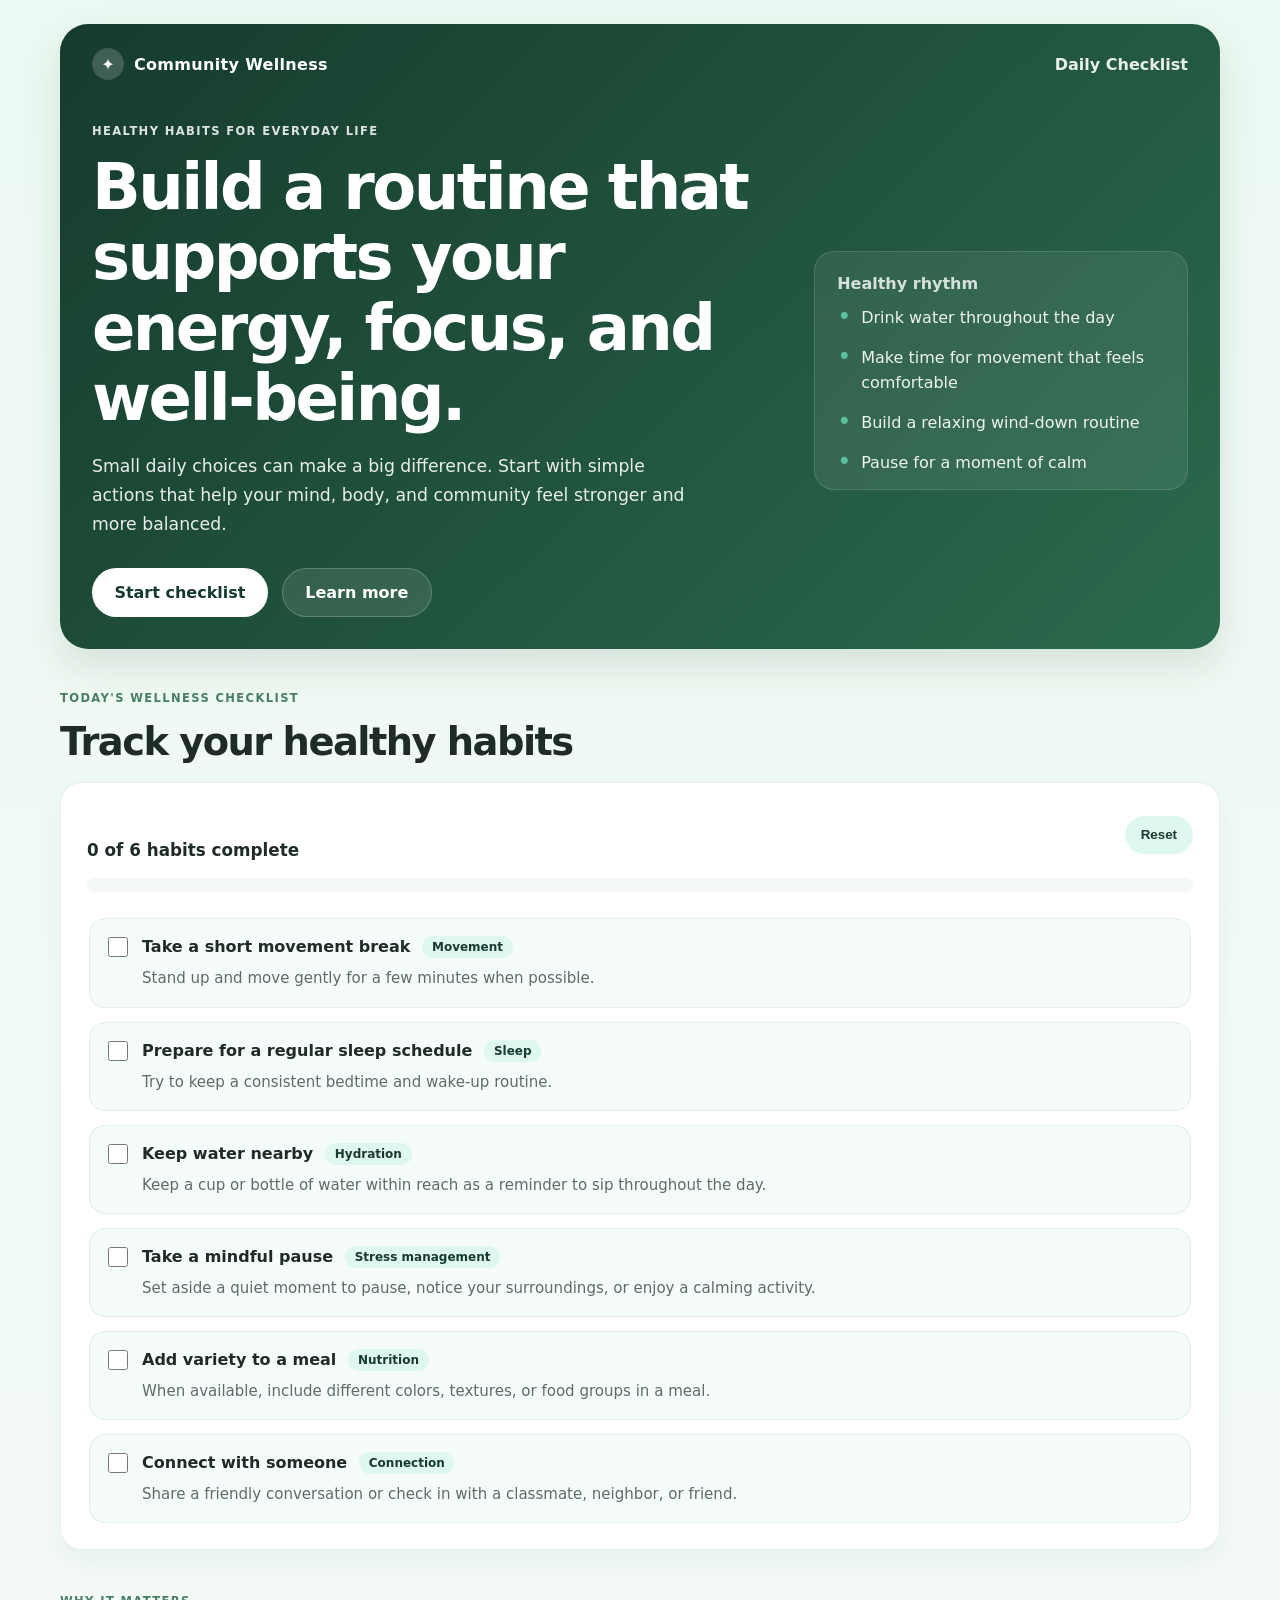
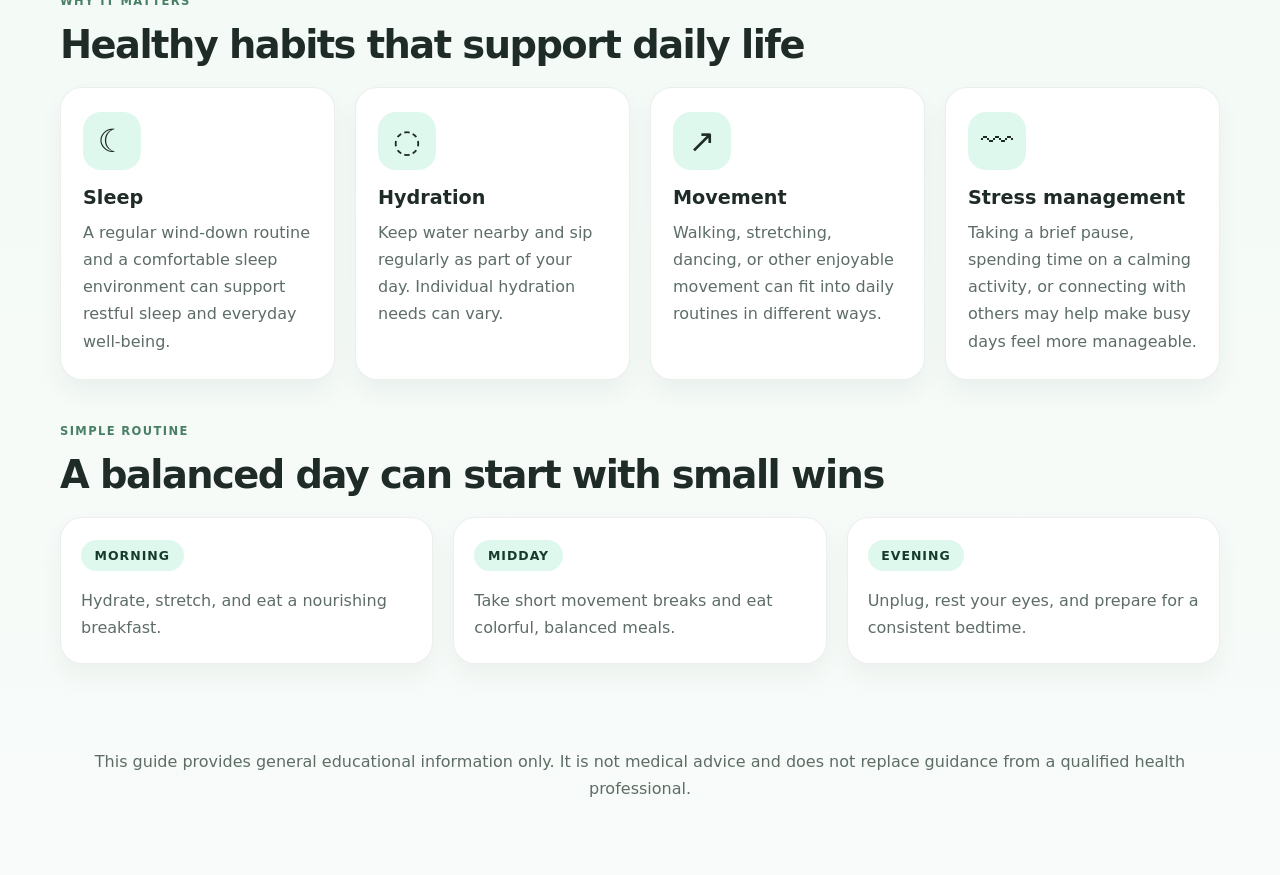
<file: Community Wellness/index.html>
<!DOCTYPE html>
<html lang="en">
  <head>
    <meta charset="UTF-8" />
    <meta name="viewport" content="width=device-width, initial-scale=1.0" />
    <meta name="description" content="A simple daily wellness checklist and educational guide to healthy habits." />
    <title>Community Wellness Habits Guide</title>
    <link rel="stylesheet" href="style.css" />
  </head>
  <body>
    <div class="page-shell">
      <header class="hero">
        <nav class="topbar">
          <div class="brand">
            <span class="brand-mark" aria-hidden="true">✦</span>
            Community Wellness
          </div>
          <a href="#checklist" class="nav-link">Daily Checklist</a>
        </nav>

        <div class="hero-content">
          <div class="hero-copy">
            <p class="eyebrow">Healthy habits for everyday life</p>
            <h1>Build a routine that supports your energy, focus, and well-being.</h1>
            <p class="lead">
              Small daily choices can make a big difference. Start with simple actions that help your mind,
              body, and community feel stronger and more balanced.
            </p>
            <div class="hero-actions">
              <a href="#checklist" class="primary-btn">Start checklist</a>
              <a href="#tips" class="secondary-btn">Learn more</a>
            </div>
          </div>

          <div class="hero-panel">
            <p class="panel-label">Healthy rhythm</p>
            <ul>
              <li>Drink water throughout the day</li>
              <li>Make time for movement that feels comfortable</li>
              <li>Build a relaxing wind-down routine</li>
              <li>Pause for a moment of calm</li>
            </ul>
          </div>
        </div>
      </header>

      <main>
        <section id="checklist" class="checklist-section">
          <div class="section-heading">
            <p class="eyebrow dark">Today's wellness checklist</p>
            <h2>Track your healthy habits</h2>
          </div>

          <div class="checklist-card">
            <div class="progress-header">
              <div>
                <p class="panel-label">Progress</p>
                <p id="progress-text" class="progress-text" aria-live="polite">0 of 6 habits complete</p>
              </div>
              <button id="reset-button" class="reset-btn" type="button">Reset</button>
            </div>

            <div
              id="progress-track"
              class="progress-track"
              role="progressbar"
              aria-label="Daily wellness habits completed"
              aria-valuemin="0"
              aria-valuemax="6"
              aria-valuenow="0"
            >
              <div id="progress-fill" class="progress-fill"></div>
            </div>

            <fieldset class="habit-list">
              <legend class="visually-hidden">Today's healthy habits</legend>
              <label class="habit-item">
                <input type="checkbox" />
                <span class="habit-content">
                  <span class="habit-heading">
                    <span class="habit-name">Take a short movement break</span>
                    <span class="habit-category">Movement</span>
                  </span>
                  <span class="habit-description">Stand up and move gently for a few minutes when possible.</span>
                </span>
              </label>
              <label class="habit-item">
                <input type="checkbox" />
                <span class="habit-content">
                  <span class="habit-heading">
                    <span class="habit-name">Prepare for a regular sleep schedule</span>
                    <span class="habit-category">Sleep</span>
                  </span>
                  <span class="habit-description">Try to keep a consistent bedtime and wake-up routine.</span>
                </span>
              </label>
              <label class="habit-item">
                <input type="checkbox" />
                <span class="habit-content">
                  <span class="habit-heading">
                    <span class="habit-name">Keep water nearby</span>
                    <span class="habit-category">Hydration</span>
                  </span>
                  <span class="habit-description">Keep a cup or bottle of water within reach as a reminder to sip throughout the day.</span>
                </span>
              </label>
              <label class="habit-item">
                <input type="checkbox" />
                <span class="habit-content">
                  <span class="habit-heading">
                    <span class="habit-name">Take a mindful pause</span>
                    <span class="habit-category">Stress management</span>
                  </span>
                  <span class="habit-description">Set aside a quiet moment to pause, notice your surroundings, or enjoy a calming activity.</span>
                </span>
              </label>
              <label class="habit-item">
                <input type="checkbox" />
                <span class="habit-content">
                  <span class="habit-heading">
                    <span class="habit-name">Add variety to a meal</span>
                    <span class="habit-category">Nutrition</span>
                  </span>
                  <span class="habit-description">When available, include different colors, textures, or food groups in a meal.</span>
                </span>
              </label>
              <label class="habit-item">
                <input type="checkbox" />
                <span class="habit-content">
                  <span class="habit-heading">
                    <span class="habit-name">Connect with someone</span>
                    <span class="habit-category">Connection</span>
                  </span>
                  <span class="habit-description">Share a friendly conversation or check in with a classmate, neighbor, or friend.</span>
                </span>
              </label>
            </fieldset>
          </div>
        </section>

        <section id="tips" class="tips-section">
          <div class="section-heading">
            <p class="eyebrow dark">Why it matters</p>
            <h2>Healthy habits that support daily life</h2>
          </div>

          <div class="tip-grid">
            <article class="tip-card">
              <div class="icon" aria-hidden="true">☾</div>
              <h3>Sleep</h3>
              <p>A regular wind-down routine and a comfortable sleep environment can support restful sleep and everyday well-being.</p>
            </article>
            <article class="tip-card">
              <div class="icon" aria-hidden="true">◌</div>
              <h3>Hydration</h3>
              <p>Keep water nearby and sip regularly as part of your day. Individual hydration needs can vary.</p>
            </article>
            <article class="tip-card">
              <div class="icon" aria-hidden="true">↗</div>
              <h3>Movement</h3>
              <p>Walking, stretching, dancing, or other enjoyable movement can fit into daily routines in different ways.</p>
            </article>
            <article class="tip-card">
              <div class="icon" aria-hidden="true">〰</div>
              <h3>Stress management</h3>
              <p>Taking a brief pause, spending time on a calming activity, or connecting with others may help make busy days feel more manageable.</p>
            </article>
          </div>
        </section>

        <section class="routine-section">
          <div class="section-heading">
            <p class="eyebrow dark">Simple routine</p>
            <h2>A balanced day can start with small wins</h2>
          </div>

          <div class="routine-list">
            <div class="routine-item">
              <span class="time">Morning</span>
              <p>Hydrate, stretch, and eat a nourishing breakfast.</p>
            </div>
            <div class="routine-item">
              <span class="time">Midday</span>
              <p>Take short movement breaks and eat colorful, balanced meals.</p>
            </div>
            <div class="routine-item">
              <span class="time">Evening</span>
              <p>Unplug, rest your eyes, and prepare for a consistent bedtime.</p>
            </div>
          </div>
        </section>
      </main>

      <footer class="site-footer">
        <p>This guide provides general educational information only. It is not medical advice and does not replace guidance from a qualified health professional.</p>
      </footer>
    </div>

    <script src="script.js"></script>
  </body>
</html>
</file>
<file: Community Wellness/style.css>
:root {
  --green-900: #163b2d;
  --green-800: #23513d;
  --green-700: #2b6a4d;
  --green-500: #5bbf9d;
  --green-300: #dff8ee;
  --mint-200: #f4fbf8;
  --white: #ffffff;
  --slate-100: #f3f7f5;
  --slate-500: #5d6d66;
  --slate-900: #1f2b27;
  --shadow: 0 18px 40px rgba(24, 53, 42, 0.12);
}

* {
  box-sizing: border-box;
}

html {
  scroll-behavior: smooth;
}

body {
  margin: 0;
  font-family: Inter, ui-sans-serif, system-ui, -apple-system, BlinkMacSystemFont, "Segoe UI", sans-serif;
  background: linear-gradient(180deg, #ecf9f2 0%, #f8fbf9 100%);
  color: var(--slate-900);
}

img {
  max-width: 100%;
}

.page-shell {
  max-width: 1200px;
  margin: 0 auto;
  padding: 24px 20px 48px;
}

.hero {
  background: linear-gradient(135deg, var(--green-900), var(--green-700));
  color: var(--white);
  border-radius: 28px;
  padding: 24px 32px 32px;
  box-shadow: var(--shadow);
}

.topbar {
  display: flex;
  align-items: center;
  justify-content: space-between;
  gap: 16px;
  margin-bottom: 44px;
}

.brand {
  display: inline-flex;
  align-items: center;
  gap: 10px;
  font-weight: 700;
  letter-spacing: 0.02em;
}

.brand-mark {
  display: inline-flex;
  align-items: center;
  justify-content: center;
  width: 32px;
  height: 32px;
  border-radius: 50%;
  background: rgba(255, 255, 255, 0.18);
}

.nav-link {
  color: var(--white);
  text-decoration: none;
  font-weight: 600;
  opacity: 0.9;
}

.nav-link:focus-visible,
.primary-btn:focus-visible,
.secondary-btn:focus-visible,
.reset-btn:focus-visible,
.habit-item input:focus-visible {
  outline: 3px solid #f2c96d;
  outline-offset: 4px;
}

.hero-content {
  display: grid;
  grid-template-columns: 1.3fr 0.7fr;
  gap: 28px;
  align-items: center;
}

.eyebrow {
  margin: 0 0 14px;
  text-transform: uppercase;
  letter-spacing: 0.12em;
  font-size: 0.72rem;
  font-weight: 700;
  opacity: 0.85;
}

.eyebrow.dark {
  color: var(--green-700);
}

.hero-copy h1 {
  margin: 0;
  font-size: clamp(2.4rem, 5vw, 4rem);
  line-height: 1.1;
  letter-spacing: -0.04em;
}

.lead {
  margin-top: 18px;
  font-size: 1.08rem;
  line-height: 1.7;
  max-width: 620px;
  color: rgba(255, 255, 255, 0.9);
}

.hero-actions {
  display: flex;
  flex-wrap: wrap;
  gap: 14px;
  margin-top: 28px;
}

.primary-btn,
.secondary-btn {
  display: inline-flex;
  align-items: center;
  justify-content: center;
  text-decoration: none;
  border-radius: 999px;
  padding: 0.9rem 1.4rem;
  font-weight: 700;
  transition: transform 0.2s ease, opacity 0.2s ease;
}

.primary-btn {
  background: var(--white);
  color: var(--green-900);
}

.secondary-btn {
  background: rgba(255, 255, 255, 0.1);
  color: var(--white);
  border: 1px solid rgba(255, 255, 255, 0.2);
}

.primary-btn:hover,
.secondary-btn:hover,
.reset-btn:hover {
  transform: translateY(-1px);
}

.hero-panel {
  background: rgba(255, 255, 255, 0.08);
  backdrop-filter: blur(6px);
  border-radius: 20px;
  border: 1px solid rgba(255, 255, 255, 0.12);
  padding: 22px 22px 14px;
}

.panel-label {
  margin: 0 0 12px;
  font-weight: 700;
  color: rgba(255, 255, 255, 0.8);
}

.hero-panel ul {
  list-style: none;
  margin: 0;
  padding: 0;
  display: grid;
  gap: 14px;
  color: rgba(255, 255, 255, 0.92);
}

.hero-panel li {
  position: relative;
  padding-left: 24px;
  line-height: 1.6;
}

.hero-panel li::before {
  content: "•";
  position: absolute;
  left: 0;
  top: 0;
  color: var(--green-500);
  font-size: 1.5rem;
  line-height: 1;
}

main {
  margin-top: 42px;
}

section {
  margin-bottom: 44px;
}

.section-heading h2 {
  margin: 0;
  font-size: clamp(1.8rem, 3vw, 2.6rem);
  letter-spacing: -0.04em;
}

.checklist-card,
.tip-card,
.routine-item {
  background: var(--white);
  border: 1px solid rgba(22, 59, 45, 0.08);
  border-radius: 22px;
  box-shadow: 0 12px 24px rgba(21, 60, 47, 0.05);
}

.checklist-card {
  margin-top: 18px;
  padding: 26px;
}

.progress-header {
  display: flex;
  justify-content: space-between;
  align-items: center;
  gap: 16px;
  margin-bottom: 18px;
}

.progress-header strong {
  font-size: 1.05rem;
  color: var(--slate-900);
}

.progress-text {
  margin: 0;
  font-size: 1.05rem;
  font-weight: 700;
  color: var(--slate-900);
}

.reset-btn {
  border: none;
  background: var(--green-300);
  color: var(--green-900);
  border-radius: 999px;
  padding: 0.7rem 1rem;
  font-weight: 700;
  cursor: pointer;
}

.progress-track {
  width: 100%;
  height: 14px;
  background: var(--slate-100);
  border-radius: 999px;
  overflow: hidden;
}

.progress-fill {
  height: 100%;
  width: 0%;
  border-radius: inherit;
  background: linear-gradient(90deg, var(--green-500), var(--green-700));
  transition: width 0.25s ease;
}

.habit-list {
  display: grid;
  gap: 14px;
  margin-top: 26px;
  min-width: 0;
  padding: 0;
  border: 0;
}

.visually-hidden {
  position: absolute;
  width: 1px;
  height: 1px;
  padding: 0;
  margin: -1px;
  overflow: hidden;
  clip: rect(0, 0, 0, 0);
  white-space: nowrap;
  border: 0;
}

.habit-item {
  display: flex;
  align-items: flex-start;
  gap: 14px;
  padding: 16px 18px;
  border-radius: 16px;
  background: var(--mint-200);
  border: 1px solid rgba(43, 106, 77, 0.08);
  font-weight: 500;
  cursor: pointer;
  transition: background 0.2s ease, transform 0.2s ease;
}

.habit-item:hover {
  transform: translateX(2px);
}

.habit-item input {
  flex: 0 0 auto;
  width: 20px;
  height: 20px;
  margin: 2px 0 0;
  accent-color: var(--green-700);
  cursor: pointer;
}

.habit-content {
  display: grid;
  gap: 7px;
  min-width: 0;
}

.habit-heading {
  display: flex;
  flex-wrap: wrap;
  align-items: center;
  gap: 8px 12px;
}

.habit-name {
  font-weight: 700;
  line-height: 1.5;
}

.habit-category {
  display: inline-block;
  padding: 0.25rem 0.6rem;
  border-radius: 999px;
  background: var(--green-300);
  color: var(--green-900);
  font-size: 0.75rem;
  font-weight: 700;
}

.habit-description {
  color: var(--slate-500);
  font-size: 0.94rem;
  line-height: 1.6;
}

.habit-item input:checked ~ .habit-content .habit-name {
  text-decoration: line-through;
  color: var(--slate-500);
}

.tip-grid {
  display: grid;
  grid-template-columns: repeat(4, minmax(0, 1fr));
  gap: 20px;
  margin-top: 20px;
}

.tip-card {
  padding: 24px 22px;
}

.icon {
  display: inline-flex;
  align-items: center;
  justify-content: center;
  width: 58px;
  height: 58px;
  border-radius: 18px;
  font-size: 2rem;
  background: var(--green-300);
  margin-bottom: 16px;
}

.tip-card h3 {
  margin: 0 0 10px;
  font-size: 1.2rem;
}

.tip-card p {
  margin: 0;
  color: var(--slate-500);
  line-height: 1.7;
}

.routine-list {
  display: grid;
  grid-template-columns: repeat(3, minmax(0, 1fr));
  gap: 20px;
  margin-top: 20px;
}

.routine-item {
  padding: 22px 20px;
}

.time {
  display: inline-block;
  background: var(--green-300);
  color: var(--green-900);
  border-radius: 999px;
  padding: 0.5rem 0.85rem;
  font-size: 0.78rem;
  font-weight: 800;
  letter-spacing: 0.08em;
  text-transform: uppercase;
}

.routine-item p {
  margin: 16px 0 0;
  color: var(--slate-500);
  line-height: 1.7;
}

.site-footer {
  margin-top: 32px;
  padding: 24px 12px 8px;
  text-align: center;
  color: var(--slate-500);
  line-height: 1.7;
}

@media (prefers-reduced-motion: reduce) {
  *,
  *::before,
  *::after {
    scroll-behavior: auto !important;
    transition-duration: 0.01ms !important;
  }
}

@media (max-width: 860px) {
  .hero-content,
  .tip-grid,
  .routine-list {
    grid-template-columns: 1fr;
  }

  .topbar {
    flex-direction: column;
    align-items: flex-start;
  }
}

@media (max-width: 560px) {
  .page-shell {
    padding-left: 14px;
    padding-right: 14px;
  }

  .hero {
    padding: 18px 18px 22px;
  }

  .checklist-card {
    padding: 18px 16px;
  }

  .progress-header {
    align-items: flex-start;
    flex-direction: column;
  }
}
</file>
